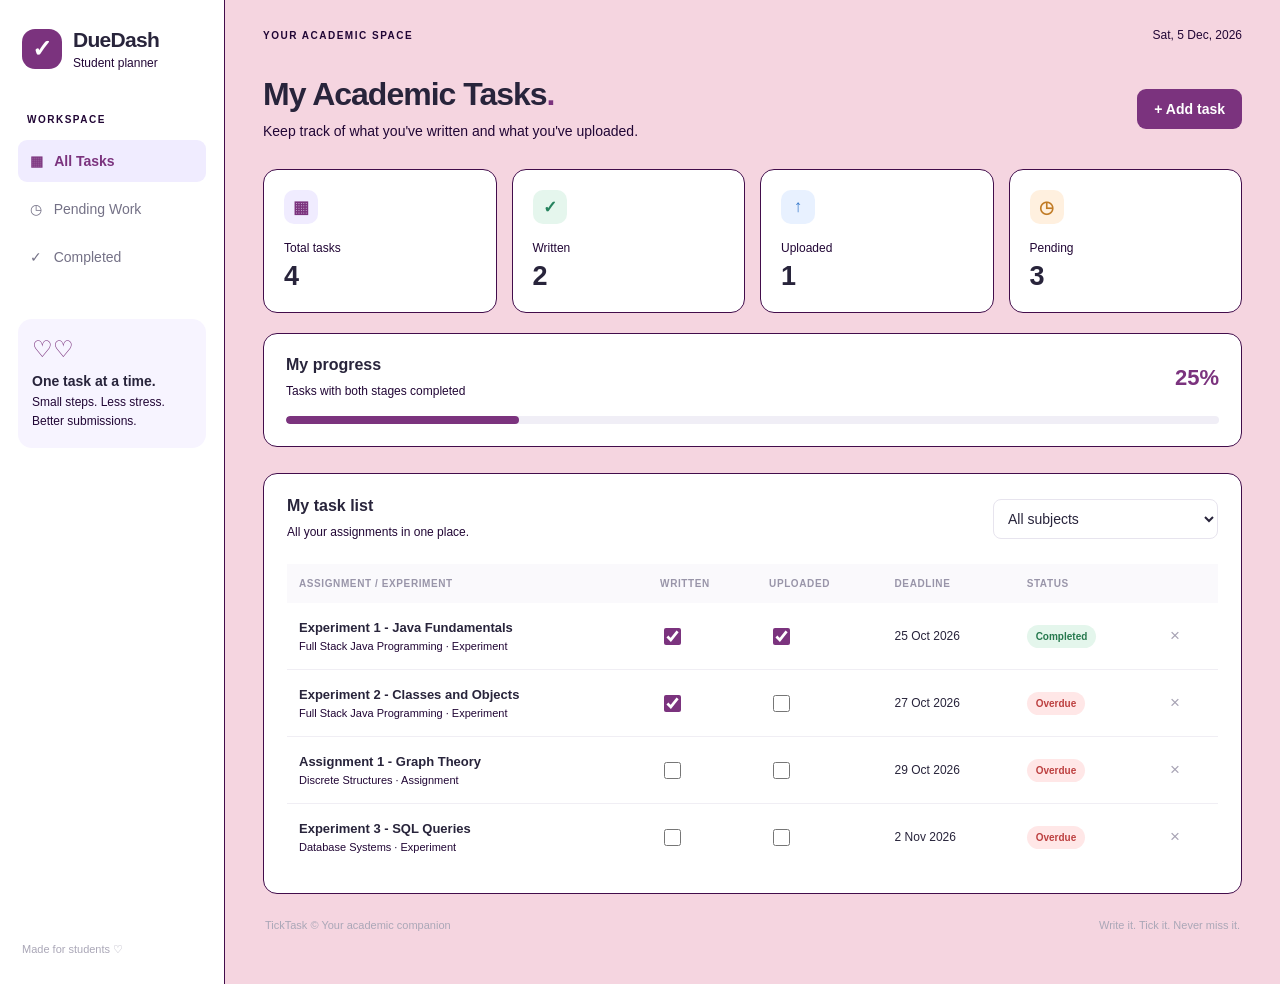
<file: index.html>
<!DOCTYPE html>
<html lang="en">
<head>
  <meta charset="UTF-8">
  <meta name="viewport" content="width=device-width, initial-scale=1.0">
  <title>DueDash | Student Planner</title>
  <link rel="stylesheet" href="style.css">
  <script src="script.js" defer></script>
</head>
<body>
  <div class="app">
    <aside class="sidebar">
      <div class="brand">
        <div class="brand-icon">✓</div>
        <div>
          <h2>DueDash

          </h2>
          <p>Student planner</p>
        </div>
      </div>

      <p class="nav-label">WORKSPACE</p>
      <button class="nav-item active" data-filter="all">▦ &nbsp; All Tasks</button>
      <button class="nav-item" data-filter="pending">◷ &nbsp; Pending Work</button>
      <button class="nav-item" data-filter="completed">✓ &nbsp; Completed</button>

      <div class="sidebar-note">
        <div class="note-icon">♡♡</div>
        <h3>One task at a time.</h3>
        <p>Small steps. Less stress. Better submissions.</p>
      </div>

      <div class="sidebar-footer">Made for students ♡</div>
    </aside>

    <main class="main">
      <header class="topbar">
        <span class="eyebrow">YOUR ACADEMIC SPACE</span>
        <span class="today" id="today"></span>
      </header>

      <section class="welcome">
        <div>
          <h1>My Academic Tasks<span class="period">.</span></h1>
          <p>Keep track of what you've written and what you've uploaded.</p>
        </div>
        <button class="primary-btn" id="showForm">+ Add task</button>
      </section>

      <section class="stats">
        <article class="stat-card">
          <span class="stat-icon purple">▦</span>
          <p>Total tasks</p>
          <h2 id="totalCount">0</h2>
        </article>
        <article class="stat-card">
          <span class="stat-icon green">✓</span>
          <p>Written</p>
          <h2 id="writtenCount">0</h2>
        </article>
        <article class="stat-card">
          <span class="stat-icon blue">↑</span>
          <p>Uploaded</p>
          <h2 id="uploadedCount">0</h2>
        </article>
        <article class="stat-card">
          <span class="stat-icon orange">◷</span>
          <p>Pending</p>
          <h2 id="pendingCount">0</h2>
        </article>
      </section>

      <section class="progress-card">
        <div class="progress-heading">
          <div>
            <h3>My progress</h3>
            <p>Tasks with both stages completed</p>
          </div>
          <strong id="progressPercent">0%</strong>
        </div>
        <div class="progress-track">
          <div class="progress-fill" id="progressFill"></div>
        </div>
      </section>

      <section class="task-section">
        <div class="section-heading">
          <div>
            <h2>My task list</h2>
            <p id="taskSubtitle">All your assignments in one place.</p>
          </div>
          <select id="subjectFilter" aria-label="Filter by subject">
            <option value="all">All subjects</option>
          </select>
        </div>

        <div class="table-wrap">
          <table>
            <thead>
              <tr>
                <th>ASSIGNMENT / EXPERIMENT</th>
                <th>WRITTEN</th>
                <th>UPLOADED</th>
                <th>DEADLINE</th>
                <th>STATUS</th>
                <th></th>
              </tr>
            </thead>
            <tbody id="taskList"></tbody>
          </table>
        </div>
        <div class="empty-state" id="emptyState" hidden>
          <div class="empty-icon">✓</div>
          <h3>Nothing here yet!</h3>
          <p>Add a task or choose another filter.</p>
        </div>
      </section>

      <footer class="footer">
        <span>TickTask © Your academic companion</span>
        <span>Write it. Tick it. Never miss it.</span>
      </footer>
    </main>
  </div>

  <div class="modal-backdrop" id="modal" hidden>
    <form class="modal" id="taskForm">
      <div class="modal-heading">
        <div>
          <h2>Add a new task</h2>
          <p>Just the basics. You can tick it off later.</p>
        </div>
        <button type="button" class="close-btn" id="closeForm"
          aria-label="Close">×</button>
      </div>

      <label for="taskTitle">Assignment or experiment name</label>
      <input id="taskTitle" required maxlength="100"
        placeholder="e.g. Experiment 4 - Exception Handling">

      <label for="taskSubject">Subject</label>
      <input id="taskSubject" required maxlength="60"
        placeholder="e.g. Full Stack Java Programming">

      <label for="taskType">Task type</label>
      <select id="taskType">
        <option>Experiment</option>
        <option>Assignment</option>
        <option>Practical</option>
        <option>Report</option>
        <option>Other</option>
      </select>

      <label for="taskDeadline">Deadline</label>
      <input id="taskDeadline" type="date" required>

      <div class="modal-actions">
        <button type="button" class="secondary-btn" id="cancelForm">
          Cancel
        </button>
        <button type="submit" class="primary-btn">Add task</button>
      </div>
    </form>
  </div>
</body>
</html>
</file>
<file: style.css>
:root {
  --purple: #7B337E;
  --purple-light: #f0ecff;
  --ink: #28243b;
  --muted: #210635;
  --line: #420D4B;
  --green: #26835e;
  --blue: #397acb;
  --orange: #c17b25;
  --surface: #ffffff;
  --background: #F5D5E0;
}

* {
  box-sizing: border-box;
}

body {
  margin: 0;
  background: var(--background);
  color: var(--ink);
  font-family: "Segoe UI", Arial, sans-serif;
  font-size: 14px;
}

button, input, select {
  font: inherit;
}

button {
  cursor: pointer;
}

.app {
  min-height: 100vh;
  display: flex;
}

.sidebar {
  width: 225px;
  background: #fff;
  border-right: 1px solid var(--line);
  padding: 28px 18px;
  display: flex;
  flex-direction: column;
  flex-shrink: 0;
}

.brand {
  display: flex;
  align-items: center;
  gap: 11px;
  margin: 0 0 44px 4px;
}

.brand-icon {
  width: 40px;
  height: 40px;
  border-radius: 13px;
  background: var(--purple);
  color: white;
  display: grid;
  place-items: center;
  font-size: 24px;
  font-weight: 700;
}

.brand h2 {
  margin: 0;
  font-size: 21px;
  letter-spacing: -0.7px;
}

.brand p, .sidebar-note p {
  color: var(--muted);
  margin: 4px 0 0;
  font-size: 12px;
}

.nav-label, .eyebrow {
  color: #210635;
  font-size: 10px;
  font-weight: 800;
  letter-spacing: 1.5px;
}

.nav-label {
  margin: 0 0 12px 9px;
}

.nav-item {
  width: 100%;
  padding: 13px 12px;
  margin: 3px 0;
  border: none;
  border-radius: 9px;
  text-align: left;
  background: transparent;
  color: #747186;
}

.nav-item:hover, .nav-item.active {
  background: var(--purple-light);
  color: var(--purple);
  font-weight: 650;
}

.sidebar-note {
  background: #f7f4ff;
  border-radius: 14px;
  padding: 17px 14px;
  margin-top: 38px;
}

.note-icon {
  color: var(--purple);
  font-size: 23px;
  margin-bottom: 10px;
}

.sidebar-note h3 {
  font-size: 14px;
  margin: 0;
}

.sidebar-note p {
  line-height: 1.6;
}

.sidebar-footer {
  color: #aaa7b7;
  font-size: 11px;
  margin-top: auto;
  padding: 35px 4px 0;
}

.main {
  flex: 1;
  min-width: 0;
  padding: 28px 38px;
  max-width: 1600px;
}

.topbar {
  display: flex;
  justify-content: space-between;
  align-items: center;
  margin-bottom: 34px;
}

.today {
  font-size: 12px;
  color: var(--muted);
}

.welcome {
  display: flex;
  justify-content: space-between;
  align-items: center;
  gap: 20px;
  margin-bottom: 27px;
}

.welcome h1 {
  margin: 0;
  font-size: clamp(25px, 3vw, 32px);
  letter-spacing: -1px;
}

.period {
  color: var(--purple);
}

.welcome p, .section-heading p, .progress-heading p {
  color: var(--muted);
  margin: 8px 0 0;
  line-height: 1.5;
}

.primary-btn {
  background: var(--purple);
  color: white;
  border: none;
  border-radius: 9px;
  padding: 12px 17px;
  font-weight: 650;
  white-space: nowrap;
}

.primary-btn:hover {
  background: #5e43c2;
}

.stats {
  display: grid;
  grid-template-columns: repeat(4, minmax(0, 1fr));
  gap: 15px;
  margin-bottom: 20px;
}

.stat-card, .progress-card, .task-section {
  background: var(--surface);
  border: 1px solid var(--line);
  border-radius: 14px;
}

.stat-card {
  padding: 20px;
}

.stat-icon {
  width: 34px;
  height: 34px;
  border-radius: 10px;
  display: grid;
  place-items: center;
  font-size: 17px;
  font-weight: 700;
}

.purple { background: #f0ecff; color: var(--purple); }
.green { background: #e5f6ed; color: var(--green); }
.blue { background: #e8f1ff; color: var(--blue); }
.orange { background: #fff0df; color: var(--orange); }

.stat-card p {
  margin: 17px 0 6px;
  color: var(--muted);
  font-size: 12px;
}

.stat-card h2 {
  margin: 0;
  font-size: 27px;
}

.progress-card {
  padding: 22px;
  margin-bottom: 26px;
}

.progress-heading {
  display: flex;
  justify-content: space-between;
  align-items: center;
  margin-bottom: 16px;
}

.progress-heading h3, .section-heading h2 {
  font-size: 16px;
  margin: 0;
}

.progress-heading p {
  font-size: 12px;
}

.progress-heading strong {
  font-size: 22px;
  color: var(--purple);
}

.progress-track {
  height: 8px;
  background: #f0eef6;
  border-radius: 20px;
  overflow: hidden;
}

.progress-fill {
  height: 100%;
  width: 0;
  background: var(--purple);
  border-radius: 20px;
  transition: width 0.25s;
}

.task-section {
  padding: 23px;
}

.section-heading {
  display: flex;
  justify-content: space-between;
  align-items: center;
  gap: 14px;
  margin-bottom: 23px;
}

.section-heading p {
  font-size: 12px;
}

.section-heading select, .modal input, .modal select {
  border: 1px solid #e7e4ee;
  background: white;
  border-radius: 8px;
  padding: 10px;
  color: var(--ink);
  outline-color: var(--purple);
}

.table-wrap {
  overflow-x: auto;
}

table {
  width: 100%;
  border-collapse: collapse;
  text-align: left;
  white-space: nowrap;
}

thead th {
  color: #9995a9;
  background: #faf9fc;
  font-size: 10px;
  letter-spacing: 0.6px;
  font-weight: 750;
  padding: 14px 12px;
}

tbody td {
  border-bottom: 1px solid #f0eef4;
  padding: 17px 12px;
  font-size: 12px;
}

tbody tr:last-child td {
  border-bottom: none;
}

.task-name {
  font-size: 13px;
  font-weight: 650;
  color: var(--ink);
  margin-bottom: 5px;
}

.task-subject {
  color: var(--muted);
  font-size: 11px;
}

input[type="checkbox"] {
  width: 17px;
  height: 17px;
  accent-color: var(--purple);
  cursor: pointer;
  vertical-align: middle;
}

.status {
  display: inline-block;
  border-radius: 20px;
  padding: 6px 9px;
  font-size: 10px;
  font-weight: 650;
}

.status.done {
  background: #e4f6ec;
  color: #26794e;
}

.status.pending {
  background: #fff1df;
  color: #a8661b;
}

.status.overdue {
  background: #ffe7e7;
  color: #bd4141;
}

.status.upcoming {
  background: #eeeaff;
  color: #6c52c8;
}

.delete-btn {
  border: none;
  background: transparent;
  color: #a7a3b4;
  font-size: 17px;
  padding: 5px;
}

.delete-btn:hover {
  color: #cc4444;
}

.empty-state {
  text-align: center;
  padding: 45px 15px;
}

.empty-state[hidden], .modal-backdrop[hidden] {
  display: none;
}

.empty-icon {
  margin: auto auto 13px;
  width: 44px;
  height: 44px;
  border-radius: 50%;
  background: var(--purple-light);
  color: var(--purple);
  display: grid;
  place-items: center;
  font-size: 22px;
}

.empty-state h3 {
  margin: 0 0 8px;
}

.empty-state p {
  color: var(--muted);
}

.footer {
  display: flex;
  justify-content: space-between;
  gap: 12px;
  color: #aaa7b7;
  font-size: 11px;
  padding: 25px 2px;
}

.modal-backdrop {
  position: fixed;
  inset: 0;
  z-index: 10;
  padding: 20px;
  background: rgb(35 29 55 / 40%);
  display: grid;
  place-items: center;
}

.modal {
  width: min(100%, 430px);
  background: white;
  border-radius: 16px;
  padding: 25px;
  box-shadow: 0 20px 70px rgb(0 0 0 / 15%);
}

.modal-heading {
  display: flex;
  justify-content: space-between;
  align-items: flex-start;
  margin-bottom: 23px;
}

.modal-heading h2 {
  margin: 0;
  font-size: 21px;
}

.modal-heading p {
  margin: 7px 0 0;
  color: var(--muted);
  font-size: 12px;
}

.close-btn {
  border: none;
  background: transparent;
  font-size: 26px;
  color: var(--muted);
}

.modal label {
  display: block;
  font-weight: 650;
  font-size: 12px;
  margin: 15px 0 7px;
}

.modal input, .modal select {
  display: block;
  width: 100%;
}

.modal-actions {
  display: flex;
  justify-content: flex-end;
  gap: 10px;
  margin-top: 25px;
}

.secondary-btn {
  background: white;
  border: 1px solid #e7e4ee;
  border-radius: 9px;
  padding: 12px 16px;
}

@media (max-width: 950px) {
  .sidebar {
    width: 190px;
  }

  .main {
    padding: 25px 20px;
  }

  .stats {
    grid-template-columns: repeat(2, minmax(0, 1fr));
  }
}

@media (max-width: 620px) {
  .app {
    display: block;
  }

  .sidebar {
    width: 100%;
    padding: 15px;
    border-right: none;
    border-bottom: 1px solid var(--line);
  }

  .brand {
    margin: 0 0 15px;
  }

  .nav-label, .sidebar-note, .sidebar-footer {
    display: none;
  }

  .nav-item {
    display: inline-block;
    width: auto;
    padding: 10px;
  }

  .main {
    padding: 22px 14px;
  }

  .welcome {
    align-items: flex-start;
    flex-direction: column;
  }

  .stats {
    gap: 9px;
  }

  .stat-card {
    padding: 14px;
  }

  .task-section {
    padding: 13px;
  }

  .section-heading {
    align-items: flex-start;
    flex-direction: column;
  }

  .footer {
    flex-direction: column;
  }
}
</file>
